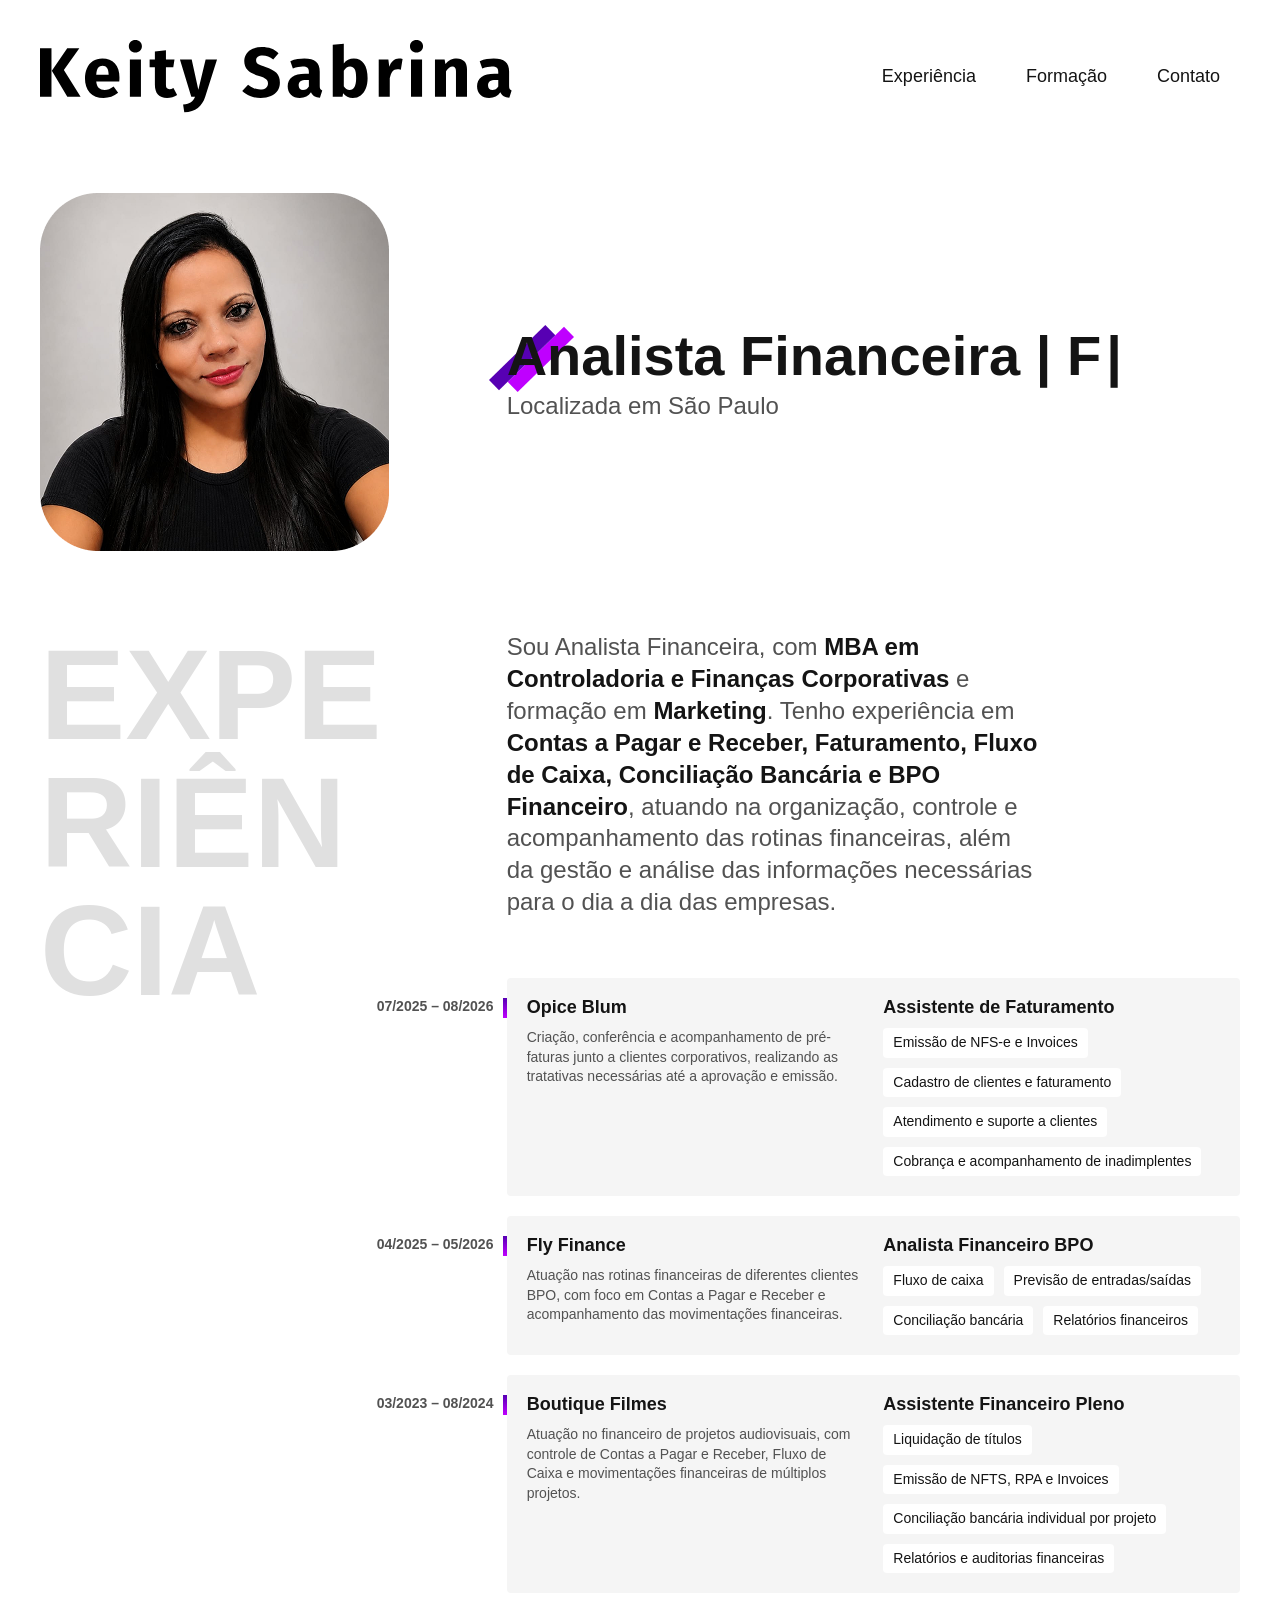
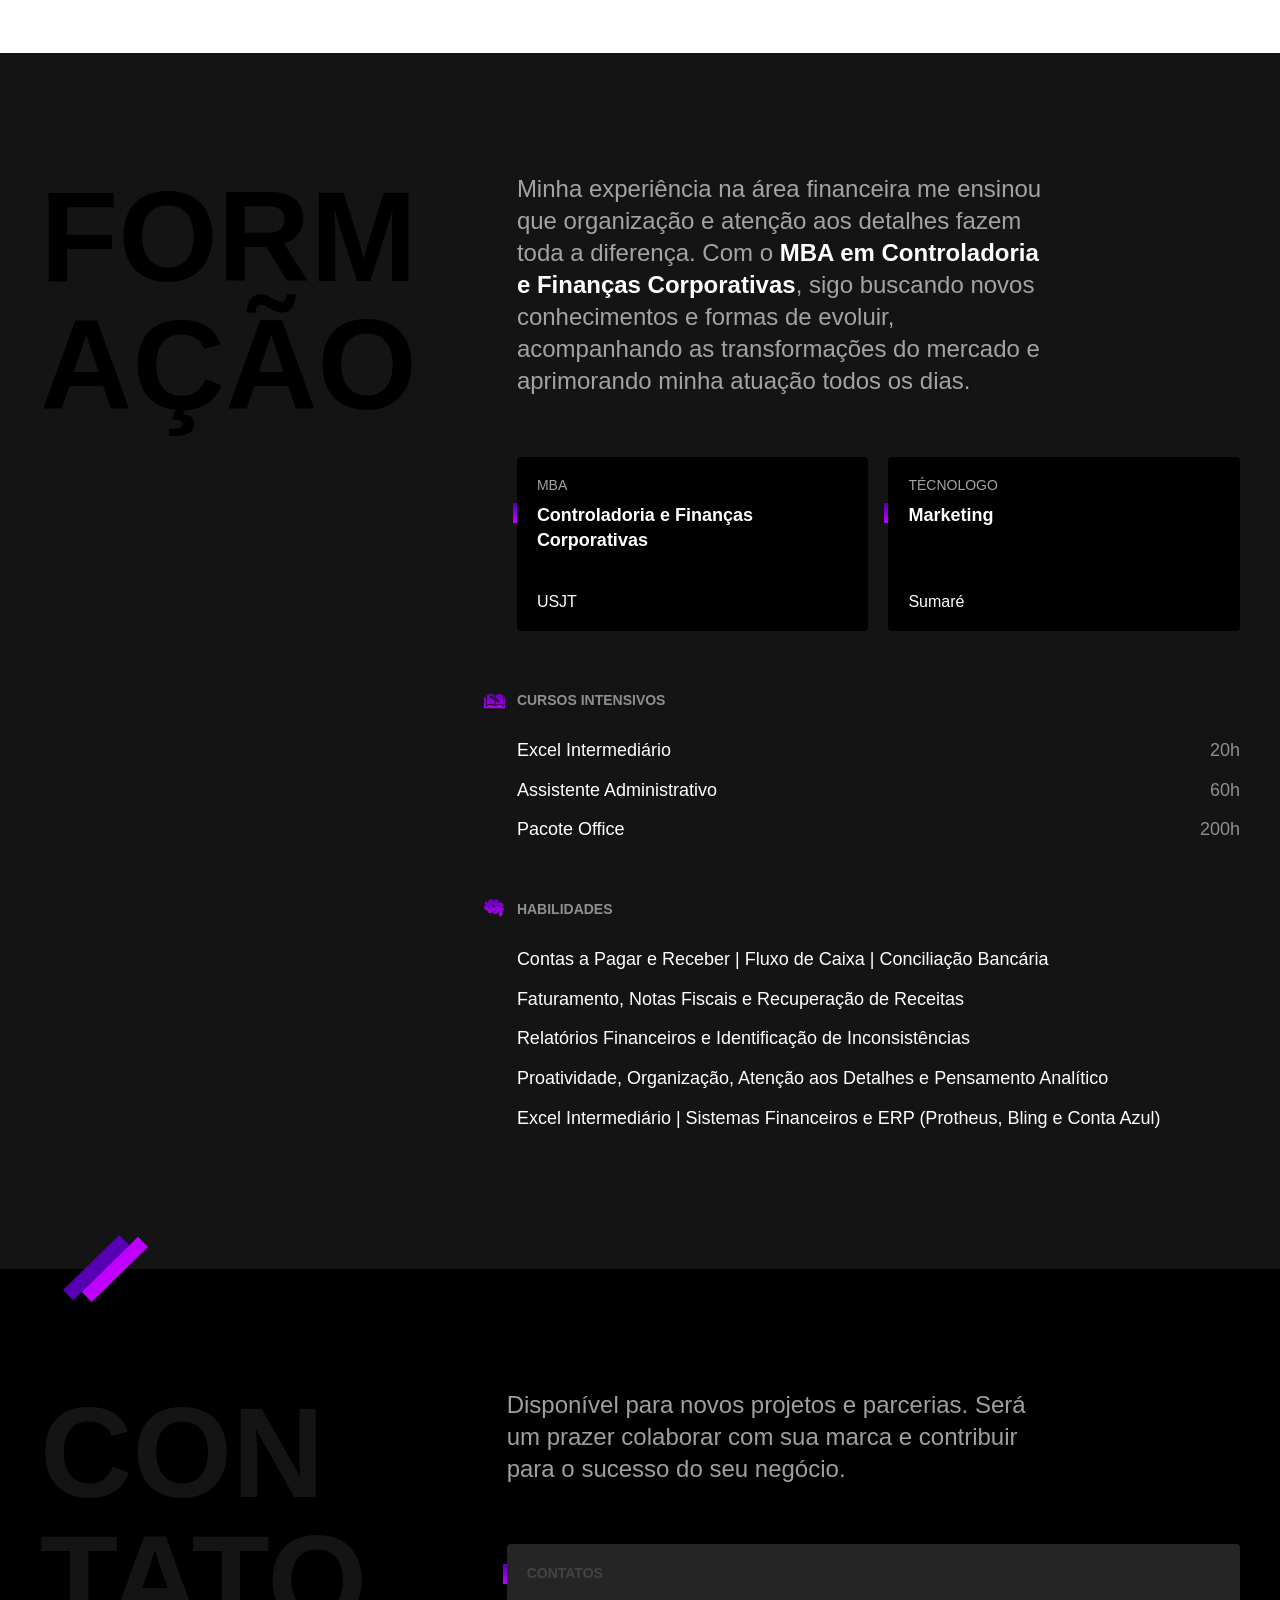
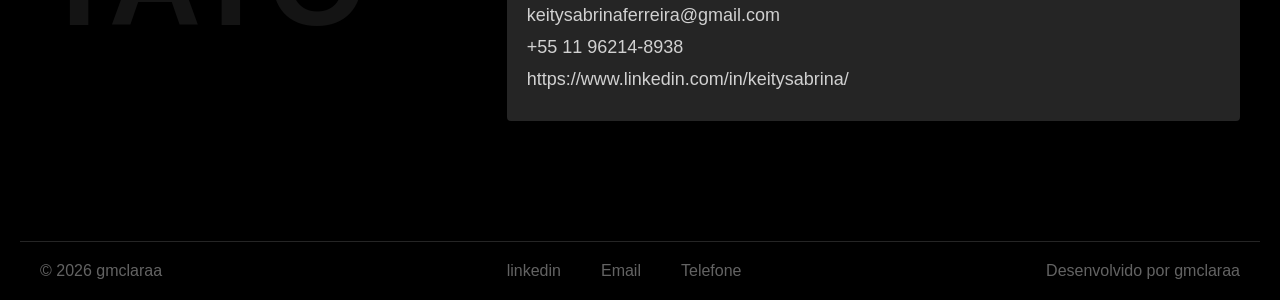
<file: index.html>
<!DOCTYPE html>
<html lang="en">

<head>
    <meta charset="UTF-8">
    <meta name="viewport" content="width=device-width, initial-scale=1.0">
    <title>Keity Sabrina</title>
    <link rel="stylesheet" href="./css/style.css">
</head>

<body>
    <header class="header">
        <img src="./Assets/logo.svg" alt="">
        <nav>
            <ul class="header-menu">
                <li><a href="#experiencia">Experiência</a> </li>
                <li><a href="#formacao">Formação</a> </li>
                <li><a href="#contato">Contato</a> </li>
            </ul>
        </nav>
    </header>
    <main class="introducao">
        <img src="./Assets/perfil.png" alt="perfil">
        <div>
            <h1>Analista Financeira | Finanças Corporativas</h1>
            <p>Localizada em São Paulo</p>
        </div>
    </main>
    <section class="experiencia js-scroll" id="experiencia" id="experiencia" aria-label="Experiência">
        <h2 class="subtitulo">Expe<br>riên<br>cia</h2>
        <div>
            <p class="experiencia-texto">Sou Analista Financeira, com <strong>MBA em Controladoria e Finanças
                    Corporativas</strong> e formação em <strong>Marketing</strong>. Tenho experiência em <strong>Contas
                    a Pagar e Receber, Faturamento, Fluxo de Caixa, Conciliação Bancária e BPO Financeiro</strong>,
                atuando na organização, controle e acompanhamento das rotinas financeiras, além da gestão e análise das
                informações necessárias para o dia a dia das empresas.</p>

            <div class="empresa">
                <span class="empresa-ano">07/2025 – 08/2026</span>
                <h3 class="empresa-titulo">Opice Blum</h3>
                <span class="empresa-titulo">Assistente de Faturamento</span>
                <p class="empresa-texto">Criação, conferência e acompanhamento de pré-faturas junto a clientes
                    corporativos, realizando as tratativas necessárias até a aprovação e emissão.</p>
                <ul class="empresa-habilidades">
                    <li>Emissão de NFS-e e Invoices</li>
                    <li>Cadastro de clientes e faturamento</li>
                    <li>Atendimento e suporte a clientes</li>
                    <li>Cobrança e acompanhamento de inadimplentes</li>
                </ul>
            </div>

            <div class="empresa">
                <span class="empresa-ano">04/2025 – 05/2026</span>
                <h3 class="empresa-titulo">Fly Finance</h3>
                <span class="empresa-titulo">Analista Financeiro BPO</span>
                <p class="empresa-texto">Atuação nas rotinas financeiras de diferentes clientes BPO, com foco em Contas
                    a Pagar e Receber e acompanhamento das movimentações financeiras.</p>
                <ul class="empresa-habilidades">
                    <li>Fluxo de caixa</li>
                    <li>Previsão de entradas/saídas</li>
                    <li>Conciliação bancária</li>
                    <li>Relatórios financeiros</li>
                </ul>
            </div>

            <div class="empresa">
                <span class="empresa-ano">03/2023 – 08/2024</span>
                <h3 class="empresa-titulo">Boutique Filmes</h3>
                <span class="empresa-titulo">Assistente Financeiro Pleno</span>
                <p class="empresa-texto"> Atuação no financeiro de projetos audiovisuais, com controle de Contas a Pagar
                    e Receber, Fluxo de Caixa e movimentações financeiras de múltiplos projetos.</p>
                <ul class="empresa-habilidades">
                    <li> Liquidação de títulos</li>
                    <li>Emissão de NFTS, RPA e Invoices</li>
                    <li>Conciliação bancária individual por projeto</li>
                    <li>Relatórios e auditorias financeiras</li>
                </ul>
            </div>
        </div>
    </section>

    <section class="formacao " id="formacao" id="formacao" aria-label="Formação">
        <div class="formacao-container js-scroll">
            <h2 class="subtitulo">Form<br>ação</h2>
            <div>
                <p class="formacao-texto">Minha experiência na área financeira me ensinou que organização e atenção aos
                    detalhes fazem toda a diferença. Com o <strong>MBA em Controladoria e Finanças
                        Corporativas</strong>, sigo buscando novos conhecimentos e formas de evoluir, acompanhando as
                    transformações do mercado e aprimorando minha atuação todos os dias.</p>

                <ul class="faculdade-lista">
                    <li class="faculdade">
                        <span class="faculdade-tipo">MBA</span>
                        <h3 class="faculdade-curso">Controladoria e Finanças Corporativas</h3>
                        <span class="faculdade-instituição">USJT</span>
                    </li>
                    <li class="faculdade">
                        <span class="faculdade-tipo">Técnologo</span>
                        <h3 class="faculdade-curso">Marketing</h3>
                        <span class="faculdade-instituição">Sumaré</span>
                    </li>
                </ul>

                <div class="formacao-extra">
                    <div class="cursos">
                        <h3>Cursos Intensivos</h3>
                        <ul>
                            <li>Excel Intermediário <span>20h</span></li>
                            <li>Assistente Administrativo<span>60h</span></li>
                            <li>Pacote Office <span>200h</span></li>
                        </ul>
                    </div>

                    <div class="habilidades">
                        <h3>Habilidades</h3>
                        <ul>
                            <li>Contas a Pagar e Receber | Fluxo de Caixa | Conciliação Bancária</li>
                            <li>Faturamento, Notas Fiscais e Recuperação de Receitas</li>
                            <li>Relatórios Financeiros e Identificação de Inconsistências</li>
                            <li>Proatividade, Organização, Atenção aos Detalhes e Pensamento Analítico</li>
                            <li>Excel Intermediário | Sistemas Financeiros e ERP (Protheus, Bling e Conta Azul)</li>
                        </ul>
                    </div>
                </div>
            </div>
        </div>
    </section>

    <footer class="footer " id="contato" aria-label="Contato">

        <div class="footer-container js-scroll">

            <h2 class="subtitulo">Con<br>tato</h2>
            <div class="footer-conteudo">

                <p class="footer-texto">Disponível para novos projetos e parcerias.
                    Será um prazer colaborar com sua marca e contribuir para o sucesso do seu negócio.</p>

                <div class="footer-contatos">
                    <span>Contatos</span>
                    <a href="mailto:keitysabrinaferreira@gmail.com">keitysabrinaferreira@gmail.com</a>
                    <a href="https://wa.me/5511962148938">+55 11 96214-8938</a>
                    <a href="https://www.linkedin.com/in/keitysabrina/">https://www.linkedin.com/in/keitysabrina/<a>
                </div>
            </div>

        </div>

        <div class="footer-bottom">
            <span>© 2026 gmclaraa</span>
            <div class="footer-links">
                <a href="https://www.linkedin.com/in/keitysabrina/">linkedin</a>
                <a href="mailto:keitysabrinaferreira@gmail.com">Email</a>
                <a href="https://wa.me/5511962148938">Telefone</a>
            </div>
            <a href="https://github.com/gmclaraa">Desenvolvido por gmclaraa</a>
        </div>
    </footer>
    <script src="script.js"></script>
</body>

</html>
</file>
<file: css/style.css>
@import "./global.css";
@import "./header.css";
@import "./introducao.css";
@import"./experiencia.css";
@import"./formacao.css";
@import"./footer.css";
</file>
